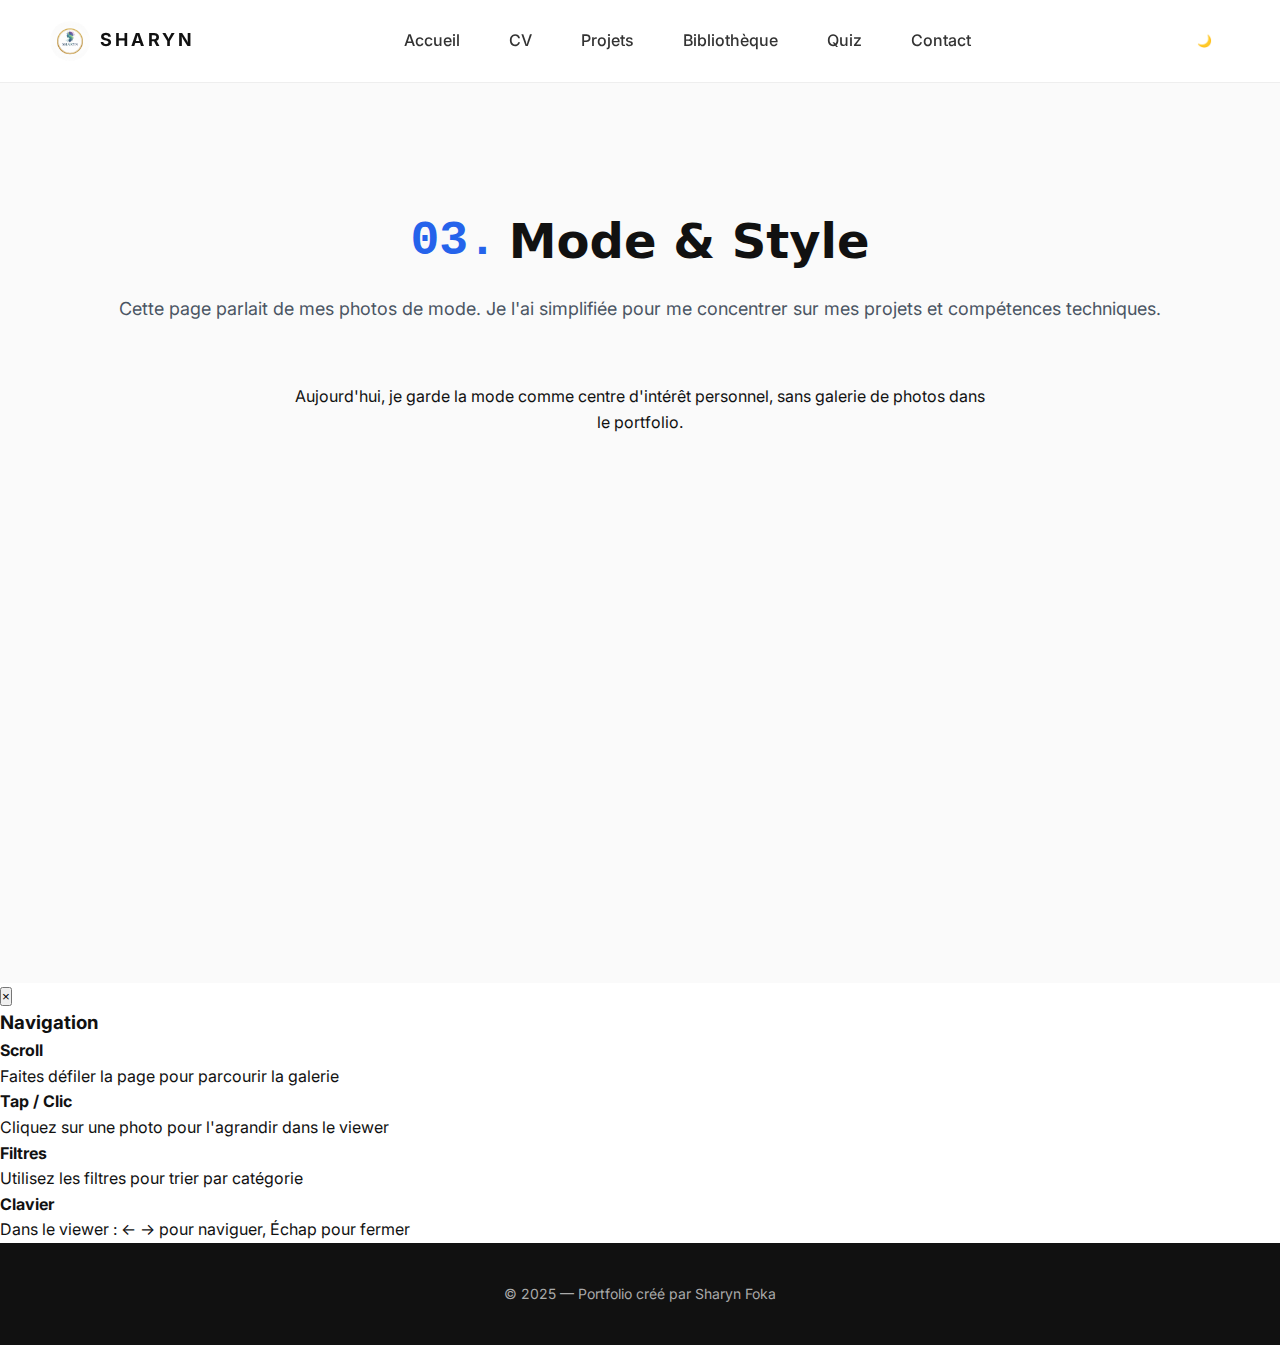
<file: mode.html>
<!DOCTYPE html>
<html lang="fr">
<head>
    <meta charset="UTF-8">
    <meta name="viewport" content="width=device-width, initial-scale=1.0">
    <meta name="description" content="Mode & Style — Ma passion pour la mode et la photographie esthétique">
    <meta name="author" content="Sharyn Foka">
    <title>Mode & Style — Sharyn Foka</title>

    <!-- Preconnect for performance -->
    <link rel="preconnect" href="https://fonts.googleapis.com">
    <link rel="preconnect" href="https://fonts.gstatic.com" crossorigin>
    
    <!-- Google Fonts -->
    <link href="https://fonts.googleapis.com/css2?family=Inter:wght@400;500;600;700&display=swap" rel="stylesheet">

    <!-- CSS principal -->
    <link rel="stylesheet" href="styles/main.css">
    <link rel="stylesheet" href="styles/components.css">
    <link rel="stylesheet" href="styles/sections.css">
    <link rel="stylesheet" href="styles/responsive.css">
</head>
<body>

<!-- ================= NAVIGATION ================= -->
<header class="header" role="banner">
    <a href="index.html#hero" class="logo" aria-label="Retour à l'accueil">
        <img src="data/assests/logo-sharyn.png" alt="Logo Sharyn" class="logo-mark">
        <span class="logo-text">SHARYN</span>
    </a>

    <nav class="nav" id="navLinks" role="navigation" aria-label="Navigation principale">
        <a href="index.html#hero" aria-label="Aller à l'accueil">Accueil</a>
        <a href="index.html#cv-download" aria-label="Télécharger le CV">CV</a>
        <a href="index.html#projects" aria-label="Voir les projets">Projets</a>
        <a href="bibliotheque.html" aria-label="Voir la bibliothèque">Bibliothèque</a>
        <a href="quiz.html" aria-label="Jouer au quiz">Quiz</a>
        <a href="index.html#contact" aria-label="Me contacter">Contact</a>
    </nav>

    <div class="header-actions">
        <button class="theme-toggle" id="themeToggle" aria-label="Basculer entre le thème clair et sombre" title="Changer le thème">
            <span class="theme-icon">🌙</span>
        </button>
        <button class="burger" id="burger" aria-label="Ouvrir le menu mobile" aria-expanded="false">
            <span class="burger-icon">☰</span>
        </button>
    </div>
</header>

<!-- ================= MODE PAGE ================= -->
<section class="section" style="min-height: 100vh; padding-top: 120px;">
    <div class="container">
        <div class="section-header">
            <h1 class="section-title">
                <span class="title-number">03.</span>
                Mode & Style
            </h1>
            <p class="section-subtitle">
                Cette page parlait de mes photos de mode. Je l'ai simplifiée pour me concentrer sur mes projets et compétences techniques.
            </p>
        </div>
        <p style="max-width: 700px; margin: 0 auto; text-align: center; font-size: 16px;">
            Aujourd'hui, je garde la mode comme centre d'intérêt personnel, sans galerie de photos dans le portfolio.
        </p>
    </div>
</section>

<!-- Help Modal -->
<div class="mode-help-modal" id="modeHelpModal" aria-hidden="true" role="dialog">
    <div class="mode-help-modal__backdrop" id="modeHelpModalBackdrop"></div>
    <div class="mode-help-modal__content">
        <button class="mode-help-modal__close" id="modeHelpModalClose" aria-label="Fermer l'aide">×</button>
        <h3>Navigation</h3>
        <div class="mode-help-modal__instructions">
            <div class="mode-help-instruction">
                <strong>Scroll</strong>
                <p>Faites défiler la page pour parcourir la galerie</p>
            </div>
            <div class="mode-help-instruction">
                <strong>Tap / Clic</strong>
                <p>Cliquez sur une photo pour l'agrandir dans le viewer</p>
            </div>
            <div class="mode-help-instruction">
                <strong>Filtres</strong>
                <p>Utilisez les filtres pour trier par catégorie</p>
            </div>
            <div class="mode-help-instruction">
                <strong>Clavier</strong>
                <p>Dans le viewer : ← → pour naviguer, Échap pour fermer</p>
            </div>
        </div>
    </div>
</div>

<!-- ================= FOOTER ================= -->
<footer class="footer" role="contentinfo">
    <div class="container">
        <p>© 2025 — Portfolio créé par Sharyn Foka</p>
    </div>
</footer>

<!-- ================= JS ================= -->
<script src="scripts/main.js"></script>
<script src="scripts/navbar.js"></script>
<script src="scripts/darkmode.js"></script>

</body>
</html>
</file>
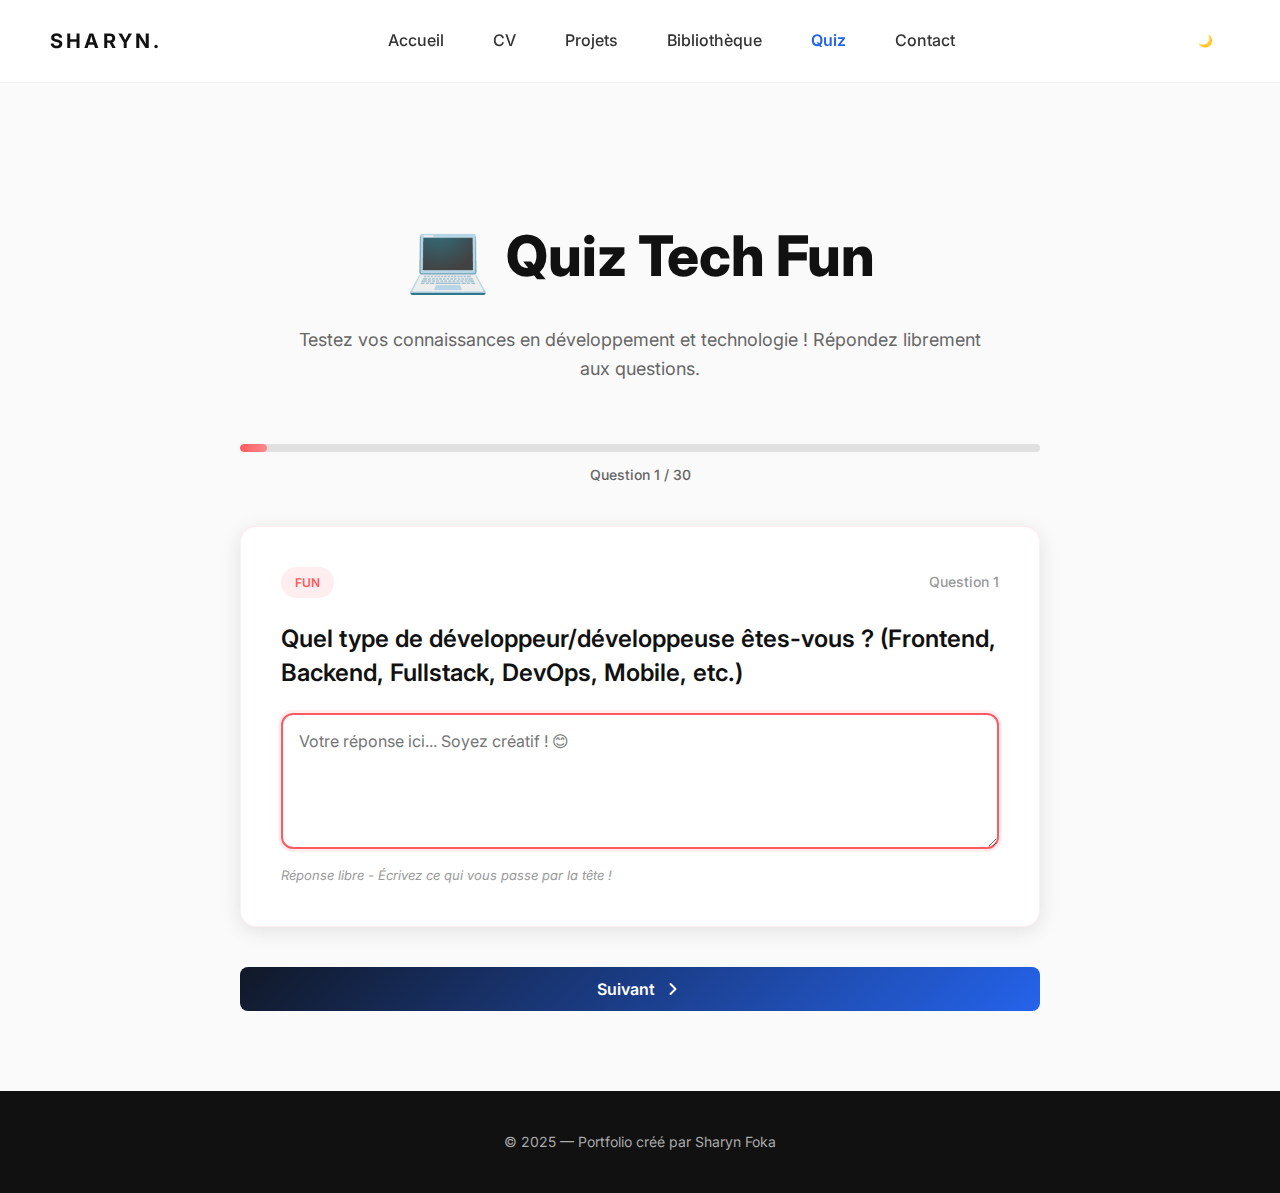
<file: quiz.html>
<!DOCTYPE html>
<html lang="fr">
<head>
    <meta charset="UTF-8">
    <meta name="viewport" content="width=device-width, initial-scale=1.0">
    <meta name="description" content="Quiz Tech Fun — Testez vos connaissances en développement et technologie">
    <meta name="author" content="Sharyn Foka">
    <title>Quiz Tech Fun — Sharyn Foka</title>

    <!-- Preconnect for performance -->
    <link rel="preconnect" href="https://fonts.googleapis.com">
    <link rel="preconnect" href="https://fonts.gstatic.com" crossorigin>
    
    <!-- Google Fonts -->
    <link href="https://fonts.googleapis.com/css2?family=Inter:wght@400;500;600;700&display=swap" rel="stylesheet">

    <!-- CSS principal -->
    <link rel="stylesheet" href="styles/main.css">
    <link rel="stylesheet" href="styles/components.css">
    <link rel="stylesheet" href="styles/sections.css">
    <link rel="stylesheet" href="styles/responsive.css">
    <link rel="stylesheet" href="styles/quiz-page.css">
</head>
<body>

<!-- ================= NAVIGATION ================= -->
<header class="header" role="banner">
    <div class="logo"><a href="index.html" style="text-decoration: none; color: inherit;">Sharyn<span>.</span></a></div>

    <nav class="nav" id="navLinks" role="navigation" aria-label="Navigation principale">
        <a href="index.html#hero" aria-label="Aller à l'accueil">Accueil</a>
        <a href="index.html#cv-download" aria-label="Télécharger le CV">CV</a>
        <a href="index.html#projects" aria-label="Voir les projets">Projets</a>
        <a href="bibliotheque.html" aria-label="Voir la bibliothèque">Bibliothèque</a>
        <a href="quiz.html" aria-label="Jouer au quiz" class="active">Quiz</a>
        <a href="index.html#contact" aria-label="Me contacter">Contact</a>
    </nav>

    <div class="header-actions">
        <button class="theme-toggle" id="themeToggle" aria-label="Basculer entre le thème clair et sombre" title="Changer le thème">
            <span class="theme-icon">🌙</span>
        </button>
        <button class="burger" id="burger" aria-label="Ouvrir le menu mobile" aria-expanded="false">
            <span class="burger-icon">☰</span>
        </button>
    </div>
</header>

<!-- ================= QUIZ ================= -->
<section class="quiz-page-section">
    <div class="container">
        <div class="quiz-header">
            <h1 class="quiz-page-title">
                <span class="quiz-emoji">💻</span>
                Quiz Tech Fun
            </h1>
            <p class="quiz-page-subtitle">Testez vos connaissances en développement et technologie ! Répondez librement aux questions.</p>
        </div>

        <div class="quiz-progress">
            <div class="progress-bar">
                <div class="progress-fill" id="progressFill"></div>
            </div>
            <span class="progress-text" id="progressText">Question <span id="currentQuestion">0</span> / <span id="totalQuestions">0</span></span>
        </div>

        <form id="quizForm" class="quiz-form">
            <div id="quiz-container" class="quiz-container">
                <!-- Les questions seront générées ici -->
            </div>

            <div class="quiz-actions">
                <button type="button" id="prevBtn" class="btn btn-secondary" style="display: none;">
                    <svg width="20" height="20" viewBox="0 0 20 20" fill="none">
                        <path d="M12.5 5L7.5 10L12.5 15" stroke="currentColor" stroke-width="2" stroke-linecap="round" stroke-linejoin="round"/>
                    </svg>
                    Précédent
                </button>
                <button type="button" id="nextBtn" class="btn btn-primary">
                    Suivant
                    <svg width="20" height="20" viewBox="0 0 20 20" fill="none">
                        <path d="M7.5 15L12.5 10L7.5 5" stroke="currentColor" stroke-width="2" stroke-linecap="round" stroke-linejoin="round"/>
                    </svg>
                </button>
                <button type="submit" id="submitBtn" class="btn btn-primary" style="display: none;">
                    <svg width="20" height="20" viewBox="0 0 20 20" fill="none">
                        <path d="M17.5 2.5L7.5 12.5L2.5 7.5" stroke="currentColor" stroke-width="2" stroke-linecap="round" stroke-linejoin="round"/>
                    </svg>
                    Envoyer mes réponses
                </button>
            </div>
        </form>

        <div id="quiz-result" class="quiz-result" style="display: none;">
            <div class="result-content">
                <div class="result-icon">🎉</div>
                <h2>Merci d'avoir participé !</h2>
                <p>Vos réponses ont été enregistrées. C'était fun, non ? 😊</p>
                <div class="result-actions">
                    <a href="quiz.html" class="btn btn-primary">Recommencer</a>
                    <a href="index.html" class="btn btn-secondary">Retour au portfolio</a>
                </div>
            </div>
        </div>
    </div>
</section>

<!-- ================= FOOTER ================= -->
<footer class="footer" role="contentinfo">
    <div class="container">
        <p>© 2025 — Portfolio créé par Sharyn Foka</p>
    </div>
</footer>

<!-- ================= JS ================= -->
<script src="scripts/main.js"></script>
<script src="scripts/navbar.js"></script>
<script src="scripts/darkmode.js"></script>
<script src="scripts/quiz-page.js"></script>

</body>
</html>
</file>
<file: styles/components.css>
/* ================= COMPONENTS ================= */

/* Buttons */
.btn {
    display: inline-block;
    padding: 12px 28px;
    border-radius: 8px;
    text-decoration: none;
    font-weight: 600;
    font-size: 16px;
    transition: all 0.3s ease;
    border: none;
    cursor: pointer;
    font-family: inherit;
    position: relative;
    overflow: hidden;
}

.btn-primary {
    background: linear-gradient(135deg, #111827 0%, #2563eb 100%);
    color: white;
    border: none;
    position: relative;
    overflow: hidden;
}

.btn-primary::before {
    content: '';
    position: absolute;
    top: 0;
    left: -100%;
    width: 100%;
    height: 100%;
    background: linear-gradient(90deg, transparent, rgba(255, 255, 255, 0.2), transparent);
    transition: left 0.5s;
}

.btn-primary:hover::before {
    left: 100%;
}

.btn-primary:hover {
    background: linear-gradient(135deg, #0b1120 0%, #1d4ed8 100%);
    transform: translateY(-2px);
    box-shadow: 0 8px 20px rgba(37, 99, 235, 0.35);
}

.btn-secondary {
    background: transparent;
    color: #2563eb;
    border: 2px solid #2563eb;
}

.btn-secondary:hover {
    background: #2563eb;
    color: white;
    transform: translateY(-2px);
}

.btn:active {
    transform: translateY(0);
}

/* Theme Toggle */
.theme-toggle {
    background: none;
    border: none;
    font-size: 12px;
    cursor: pointer;
    padding: 8px;
    border-radius: 50%;
    transition: transform 0.3s ease;
    display: flex;
    align-items: center;
    justify-content: center;
    width: 50px;
    height: 40px;
}

.theme-toggle:hover {
    transform: rotate(20deg) scale(1.1);
    background: rgba(0, 0, 0, 0.05);
}

.dark .theme-toggle:hover {
    background: rgba(255, 255, 255, 0.1);
}

/* Header Actions */
.header-actions {
    display: flex;
    align-items: center;
    gap: 15px;
}

/* Burger Menu */
.burger {
    display: none;
    background: none;
    border: none;
    font-size: 28px;
    cursor: pointer;
    padding: 5px;
    color: inherit;
    transition: transform 0.3s ease;
}

.burger:hover {
    transform: scale(1.1);
}

.burger[aria-expanded="true"] {
    transform: rotate(90deg);
}

/* Loading States */
.loading {
    text-align: center;
    padding: 40px;
    color: #666;
    font-style: italic;
}

.dark .loading {
    color: #aaa;
}

.projects-section .loading {
    color: #fff;
    text-shadow: 0 2px 10px rgba(0, 0, 0, 0.5);
    background: rgba(255, 255, 255, 0.1);
    backdrop-filter: blur(10px);
    border-radius: 12px;
    border: 1px solid rgba(255, 255, 255, 0.2);
}

.dark .projects-section .loading {
    color: #fff;
    background: rgba(0, 0, 0, 0.3);
    border-color: rgba(255, 255, 255, 0.1);
}

/* Error Messages */
.error-message {
    padding: 20px;
    background: #fee;
    border-left: 4px solid #f33;
    border-radius: 4px;
    margin: 20px 0;
    color: #c33;
}

.dark .error-message {
    background: rgba(255, 0, 0, 0.1);
    color: #ff6b6b;
    border-left-color: #ff6b6b;
}

/* No Data */
.no-data {
    text-align: center;
    padding: 40px;
    color: #999;
    font-style: italic;
}

.dark .no-data {
    color: #666;
}

/* Container */
.container {
    max-width: 1200px;
    margin: 0 auto;
    padding: 0 20px;
}

/* Project Cards - Tech Design */
.projects-grid {
    display: grid;
    grid-template-columns: repeat(auto-fill, minmax(320px, 1fr));
    gap: 30px;
    margin-top: 40px;
}

.project-card {
    background: rgba(255, 255, 255, 0.95);
    backdrop-filter: blur(10px);
    border-radius: 16px;
    overflow: hidden;
    box-shadow: 0 4px 12px rgba(0, 0, 0, 0.08);
    transition: all 0.4s cubic-bezier(0.4, 0, 0.2, 1);
    border: 1px solid rgba(255, 255, 255, 0.2);
    position: relative;
}

.project-card-featured {
    border-width: 2px;
}

.project-card::before {
    content: '';
    position: absolute;
    top: 0;
    left: 0;
    width: 100%;
    height: 4px;
    background: linear-gradient(90deg, #111827, #2563eb);
    transform: scaleX(0);
    transform-origin: left;
    transition: transform 0.4s ease;
}

.project-card:hover::before {
    transform: scaleX(1);
}

.project-card:hover {
    transform: translateY(-8px);
    box-shadow: 0 12px 40px rgba(0, 0, 0, 0.15);
    border-color: rgba(37, 99, 235, 0.18);
}

.dark .project-card {
    background: rgba(26, 26, 26, 0.95);
    backdrop-filter: blur(10px);
    border-color: rgba(255, 255, 255, 0.2);
    box-shadow: 0 4px 12px rgba(0, 0, 0, 0.5);
}

.projects-section .project-card {
    background: rgba(255, 255, 255, 0.98);
    backdrop-filter: blur(15px);
    box-shadow: 0 8px 24px rgba(0, 0, 0, 0.3);
}

.dark .projects-section .project-card {
    background: rgba(26, 26, 26, 0.98);
    backdrop-filter: blur(15px);
    box-shadow: 0 8px 24px rgba(0, 0, 0, 0.6);
}

.dark .project-card:hover {
    border-color: rgba(37, 99, 235, 0.3);
    box-shadow: 0 12px 40px rgba(0, 0, 0, 0.7);
}

.project-image {
    width: 100%;
    height: 200px;
    overflow: hidden;
    background: #f0f0f0;
}

.dark .project-image {
    background: #333;
}

.project-image img {
    width: 100%;
    height: 100%;
    object-fit: cover;
    transition: transform 0.3s ease;
}

.project-card:hover .project-image img {
    transform: scale(1.05);
}

.project-content {
    padding: 24px;
}

.project-badge {
    position: absolute;
    top: 18px;
    left: 18px;
    padding: 4px 10px;
    border-radius: 999px;
    background: rgba(33, 150, 243, 0.12);
    color: #0b79d0;
    font-size: 11px;
    text-transform: uppercase;
    letter-spacing: 0.08em;
    font-weight: 600;
}

.dark .project-badge {
    background: rgba(33, 150, 243, 0.24);
    color: #90caf9;
}

.project-content h3 {
    margin-bottom: 10px;
    font-size: 20px;
    color: #0f172a;
    font-family: "Space Grotesk", system-ui, -apple-system, BlinkMacSystemFont, sans-serif;
}

.dark .project-content h3 {
    color: #fff;
}

.project-content p {
    color: #374151;
    line-height: 1.7;
    font-size: 15px;
    margin-bottom: 18px;
}

.dark .project-content p {
    color: #d1d5db;
}

.project-content p strong {
    color: #0f172a;
    font-weight: 600;
}

.project-technologies {
    display: flex;
    flex-wrap: wrap;
    gap: 8px;
    margin-bottom: 16px;
}

.tech-tag {
    padding: 4px 12px;
    background: #f0f0f0;
    border-radius: 20px;
    font-size: 12px;
    color: #666;
    font-weight: 500;
}

.dark .tech-tag {
    background: #3a3a3a;
    color: #ccc;
}

.project-links {
    display: flex;
    gap: 12px;
    margin-top: 16px;
}

.project-link {
    padding: 8px 16px;
    background: #2563eb;
    color: white;
    border-radius: 6px;
    text-decoration: none;
    font-size: 14px;
    font-weight: 500;
    transition: all 0.3s ease;
}

.project-link:hover {
    background: #1d4ed8;
    transform: translateY(-2px);
}

.project-link-github {
    background: #2563eb;
}

.dark .project-link-github {
    background: #2563eb;
}

.project-link-github:hover {
    background: #1d4ed8;
}

.dark .project-link-github:hover {
    background: #1d4ed8;
}

/* Book Cards */
.library-grid {
    display: grid;
    grid-template-columns: repeat(auto-fill, minmax(200px, 1fr));
    gap: 24px;
    margin-top: 40px;
}

.book-card {
    background: white;
    border-radius: 12px;
    overflow: hidden;
    box-shadow: 0 2px 8px rgba(0, 0, 0, 0.1);
    transition: all 0.3s ease;
}

.book-card:hover {
    transform: translateY(-5px);
    box-shadow: 0 8px 24px rgba(0, 0, 0, 0.15);
}

.dark .book-card {
    background: #2a2a2a;
    box-shadow: 0 2px 8px rgba(0, 0, 0, 0.3);
}

.book-cover {
    width: 100%;
    height: 300px;
    overflow: hidden;
    background: #f0f0f0;
}

.dark .book-cover {
    background: #333;
}

.book-cover img {
    width: 100%;
    height: 100%;
    object-fit: cover;
    transition: transform 0.3s ease;
}

.book-card:hover .book-cover img {
    transform: scale(1.05);
}

.book-info {
    padding: 16px;
}

.book-title {
    font-size: 16px;
    font-weight: 600;
    margin-bottom: 8px;
    color: #111;
    line-height: 1.4;
}

.dark .book-title {
    color: #fff;
}

.book-author {
    font-size: 14px;
    color: #666;
    margin-bottom: 12px;
}

.dark .book-author {
    color: #aaa;
}

.book-rating {
    display: flex;
    align-items: center;
    gap: 8px;
}

.stars {
    font-size: 14px;
}

.rating-number {
    font-size: 12px;
    color: #666;
    font-weight: 500;
}

.dark .rating-number {
    color: #aaa;
}

/* Quiz Styles */
.quiz-box {
    max-width: 800px;
    margin: 0 auto;
}

.quiz-question {
    background: white;
    border-radius: 12px;
    padding: 30px;
    margin-bottom: 24px;
    box-shadow: 0 2px 8px rgba(0, 0, 0, 0.1);
}

.dark .quiz-question {
    background: #2a2a2a;
    box-shadow: 0 2px 8px rgba(0, 0, 0, 0.3);
}

.quiz-question-text {
    font-size: 20px;
    margin-bottom: 20px;
    color: #111;
}

.dark .quiz-question-text {
    color: #fff;
}

.quiz-options {
    display: grid;
    gap: 12px;
}

.quiz-option {
    padding: 14px 20px;
    background: #f5f5f5;
    border: 2px solid transparent;
    border-radius: 8px;
    cursor: pointer;
    font-size: 16px;
    text-align: left;
    transition: all 0.3s ease;
    font-family: inherit;
    color: #333;
}

.dark .quiz-option {
    background: #3a3a3a;
    color: #fff;
}

.quiz-option:hover:not(:disabled) {
    background: #e0e0e0;
    border-color: #2563eb;
    transform: translateX(5px);
}

.dark .quiz-option:hover:not(:disabled) {
    background: #4a4a4a;
}

.quiz-option:disabled {
    cursor: not-allowed;
    opacity: 0.7;
}

.quiz-option.correct {
    background: #4caf50;
    color: white;
    border-color: #4caf50;
}

.quiz-option.incorrect {
    background: #f44336;
    color: white;
    border-color: #f44336;
}

.quiz-feedback {
    margin-top: 16px;
    padding: 12px;
    border-radius: 6px;
}

.feedback-correct {
    color: #4caf50;
    font-weight: 500;
}

.feedback-incorrect {
    color: #f44336;
    font-weight: 500;
}

.quiz-score {
    background: white;
    border-radius: 12px;
    padding: 40px;
    text-align: center;
    box-shadow: 0 2px 8px rgba(0, 0, 0, 0.1);
}

.dark .quiz-score {
    background: #2a2a2a;
}

.quiz-score h3 {
    font-size: 24px;
    margin-bottom: 20px;
    color: #111;
}

.dark .quiz-score h3 {
    color: #fff;
}

.score-text {
    font-size: 20px;
    margin-bottom: 10px;
    color: #666;
}

.dark .score-text {
    color: #aaa;
}

.score-percentage {
    font-size: 18px;
    color: #2563eb;
    font-weight: 600;
    margin-bottom: 24px;
}

/* Contact Form */
.contact-intro {
    text-align: center;
    margin-bottom: 30px;
    color: #666;
    font-size: 18px;
}

.dark .contact-intro {
    color: #aaa;
}

.contact-info {
    display: flex;
    justify-content: center;
    gap: 30px;
    margin-bottom: 40px;
    flex-wrap: wrap;
}

.contact-item {
    display: flex;
    align-items: center;
    gap: 10px;
}

.contact-icon {
    font-size: 20px;
}

.contact-link {
    color: #2563eb;
    text-decoration: none;
    font-weight: 500;
    transition: color 0.3s ease;
}

.contact-link:hover {
    color: #1d4ed8;
}

.dark .contact-link {
    color: #60a5fa;
}

.dark .contact-link:hover {
    color: #93c5fd;
}

.contact-form {
    max-width: 600px;
    margin: 0 auto;
}

.form-group {
    margin-bottom: 20px;
}

.contact-form input,
.contact-form textarea {
    width: 100%;
    padding: 14px;
    border: 2px solid #e0e0e0;
    border-radius: 8px;
    font-size: 16px;
    font-family: inherit;
    transition: all 0.3s ease;
    background: white;
    color: #111;
}

.dark .contact-form input,
.dark .contact-form textarea {
    background: #2a2a2a;
    border-color: #444;
    color: #fff;
}

.contact-form input:focus,
.contact-form textarea:focus {
    outline: none;
    border-color: #2563eb;
    box-shadow: 0 0 0 3px rgba(37, 99, 235, 0.15);
}

.contact-form textarea {
    resize: vertical;
    min-height: 120px;
}

.form-message {
    margin-top: 16px;
    padding: 12px;
    border-radius: 6px;
    text-align: center;
    font-weight: 500;
}

.form-message-success {
    background: #e8f5e9;
    color: #2e7d32;
}

.dark .form-message-success {
    background: rgba(76, 175, 80, 0.2);
    color: #81c784;
}

.form-message-error {
    background: #ffebee;
    color: #c62828;
}

.dark .form-message-error {
    background: rgba(244, 67, 54, 0.2);
    color: #ef5350;
}

.form-message-info {
    background: #e3f2fd;
    color: #1565c0;
}

.dark .form-message-info {
    background: rgba(33, 150, 243, 0.2);
    color: #64b5f6;
}

/* Screen Reader Only */
.sr-only {
    position: absolute;
    width: 1px;
    height: 1px;
    padding: 0;
    margin: -1px;
    overflow: hidden;
    clip: rect(0, 0, 0, 0);
    white-space: nowrap;
    border-width: 0;
}

/* Mode Section */
.mode-section {
    background: linear-gradient(135deg, rgba(17, 24, 39, 0.02) 0%, rgba(37, 99, 235, 0.03) 100%);
}

.dark .mode-section {
    background: linear-gradient(135deg, rgba(17, 24, 39, 0.4) 0%, rgba(37, 99, 235, 0.25) 100%);
}

.mode-intro {
    max-width: 800px;
    margin: 0 auto 40px;
    text-align: center;
    font-size: 18px;
    line-height: 1.8;
    color: #666;
}

.dark .mode-intro {
    color: #aaa;
}

.mode-gallery {
    display: grid;
    grid-template-columns: repeat(auto-fill, minmax(300px, 1fr));
    gap: 24px;
    margin-bottom: 40px;
    max-width: 1200px;
    margin-left: auto;
    margin-right: auto;
}

.mode-placeholder {
    grid-column: 1 / -1;
    text-align: center;
    padding: 60px 40px;
    background: white;
    border-radius: 16px;
    border: 2px dashed #e0e0e0;
}

.dark .mode-placeholder {
    background: #1a1a1a;
    border-color: #444;
}

.mode-placeholder-icon {
    font-size: 64px;
    margin-bottom: 16px;
}

.mode-placeholder p {
    font-size: 18px;
    color: #666;
    margin-bottom: 8px;
}

.dark .mode-placeholder p {
    color: #aaa;
}

.mode-placeholder small {
    font-size: 14px;
    color: #999;
}

.dark .mode-placeholder small {
    color: #666;
}

.mode-placeholder code {
    background: rgba(37, 99, 235, 0.08);
    padding: 2px 6px;
    border-radius: 4px;
    font-family: 'Courier New', monospace;
    font-size: 12px;
    color: #2563eb;
}

.dark .mode-placeholder code {
    background: rgba(37, 99, 235, 0.18);
    color: #93c5fd;
}

.mode-item {
    position: relative;
    border-radius: 12px;
    overflow: hidden;
    aspect-ratio: 3/4;
    background: #f0f0f0;
    box-shadow: 0 4px 12px rgba(0, 0, 0, 0.1);
    transition: all 0.3s ease;
}

.dark .mode-item {
    background: #333;
}

.mode-item:hover {
    transform: translateY(-5px);
    box-shadow: 0 8px 24px rgba(0, 0, 0, 0.15);
}

.mode-item img {
    width: 100%;
    height: 100%;
    object-fit: cover;
}

.mode-overlay {
    position: absolute;
    bottom: 0;
    left: 0;
    right: 0;
    background: linear-gradient(to top, rgba(0, 0, 0, 0.8), transparent);
    color: white;
    padding: 20px;
    transform: translateY(100%);
    transition: transform 0.3s ease;
    font-weight: 500;
}

.mode-item:hover .mode-overlay {
    transform: translateY(0);
}

.mode-actions {
    display: flex;
    justify-content: center;
    gap: 16px;
    flex-wrap: wrap;
    margin-top: 40px;
}

/* Navigation Active State */
.nav a.active {
    color: #2563eb;
    font-weight: 600;
}

/* Chat Widget */
.chat-widget {
    position: fixed;
    bottom: 20px;
    right: 20px;
    z-index: 999;
    font-family: inherit;
}

.chat-toggle {
    width: 60px;
    height: 60px;
    border-radius: 50%;
    background: linear-gradient(135deg, #111827 0%, #2563eb 100%);
    border: none;
    color: white;
    font-size: 24px;
    cursor: pointer;
    box-shadow: 0 4px 12px rgba(255, 90, 95, 0.4);
    transition: all 0.3s ease;
    display: flex;
    align-items: center;
    justify-content: center;
}

.chat-toggle:hover {
    transform: scale(1.1);
    box-shadow: 0 6px 20px rgba(15, 23, 42, 0.4);
}

.chat-container {
    position: absolute;
    bottom: 80px;
    right: 0;
    width: 380px;
    height: 500px;
    background: white;
    border-radius: 16px;
    box-shadow: 0 8px 32px rgba(0, 0, 0, 0.2);
    display: none;
    flex-direction: column;
    overflow: hidden;
    border: 1px solid rgba(0, 0, 0, 0.1);
}

.dark .chat-container {
    background: #1a1a1a;
    border-color: #333;
}

.chat-widget.open .chat-container {
    display: flex;
}

.chat-header {
    padding: 16px 20px;
    background: linear-gradient(135deg, #111827 0%, #2563eb 100%);
    color: white;
    display: flex;
    justify-content: space-between;
    align-items: center;
}

.chat-header h3 {
    margin: 0;
    font-size: 18px;
    font-weight: 600;
}

.chat-close {
    background: none;
    border: none;
    color: white;
    font-size: 24px;
    cursor: pointer;
    padding: 0;
    width: 30px;
    height: 30px;
    display: flex;
    align-items: center;
    justify-content: center;
    border-radius: 50%;
    transition: background 0.2s ease;
}

.chat-close:hover {
    background: rgba(255, 255, 255, 0.2);
}

.chat-messages {
    flex: 1;
    overflow-y: auto;
    padding: 20px;
    display: flex;
    flex-direction: column;
    gap: 12px;
    background: #f9f9f9;
}

.dark .chat-messages {
    background: #222;
}

.chat-message {
    display: flex;
    max-width: 80%;
    animation: fadeIn 0.3s ease;
}

@keyframes fadeIn {
    from {
        opacity: 0;
        transform: translateY(10px);
    }
    to {
        opacity: 1;
        transform: translateY(0);
    }
}

.chat-message.user {
    align-self: flex-end;
}

.chat-message.assistant {
    align-self: flex-start;
}

.chat-message-content {
    padding: 12px 16px;
    border-radius: 12px;
    font-size: 14px;
    line-height: 1.5;
    word-wrap: break-word;
}

.chat-message.user .chat-message-content {
    background: linear-gradient(135deg, #111827 0%, #2563eb 100%);
    color: white;
    border-bottom-right-radius: 4px;
}

.chat-message.assistant .chat-message-content {
    background: white;
    color: #333;
    border-bottom-left-radius: 4px;
    box-shadow: 0 2px 4px rgba(0, 0, 0, 0.1);
}

.dark .chat-message.assistant .chat-message-content {
    background: #2a2a2a;
    color: #fff;
}

.chat-message.typing .chat-message-content {
    background: white;
    padding: 12px 16px;
}

.dark .chat-message.typing .chat-message-content {
    background: #2a2a2a;
}

.typing-dots {
    display: inline-flex;
    gap: 4px;
}

.typing-dots span {
    width: 8px;
    height: 8px;
    border-radius: 50%;
    background: #999;
    animation: typing 1.4s infinite;
}

.typing-dots span:nth-child(2) {
    animation-delay: 0.2s;
}

.typing-dots span:nth-child(3) {
    animation-delay: 0.4s;
}

@keyframes typing {
    0%, 60%, 100% {
        transform: translateY(0);
        opacity: 0.7;
    }
    30% {
        transform: translateY(-10px);
        opacity: 1;
    }
}

.chat-input-container {
    padding: 16px;
    background: white;
    border-top: 1px solid #e0e0e0;
}

.dark .chat-input-container {
    background: #1a1a1a;
    border-top-color: #333;
}

.chat-form {
    display: flex;
    gap: 8px;
}

.chat-input {
    flex: 1;
    padding: 12px 16px;
    border: 2px solid #e0e0e0;
    border-radius: 24px;
    font-size: 14px;
    font-family: inherit;
    outline: none;
    transition: border-color 0.3s ease;
    background: #f9f9f9;
    color: #333;
}

.dark .chat-input {
    background: #2a2a2a;
    border-color: #444;
    color: #fff;
}

.chat-input:focus {
    border-color: #2563eb;
}

.chat-send {
    width: 44px;
    height: 44px;
    border-radius: 50%;
    background: linear-gradient(135deg, #111827 0%, #2563eb 100%);
    border: none;
    color: white;
    cursor: pointer;
    display: flex;
    align-items: center;
    justify-content: center;
    transition: all 0.3s ease;
    flex-shrink: 0;
}

.chat-send:hover {
    transform: scale(1.1);
    box-shadow: 0 4px 12px rgba(15, 23, 42, 0.4);
}

.chat-send:active {
    transform: scale(0.95);
}

.chat-send svg {
    width: 20px;
    height: 20px;
}

/* Responsive Chat */
@media (max-width: 480px) {
    .chat-container {
        width: calc(100vw - 40px);
        height: calc(100vh - 120px);
        bottom: 80px;
        right: 20px;
        left: 20px;
    }
}
</file>
<file: styles/sections.css>
/* ================= SECTIONS ================= */

/* Hero Section - Tech Design */
.hero {
    min-height: 100vh;
    padding: 100px 50px 50px;
    display: flex;
    align-items: center;
    justify-content: center;
    background: #0a0a0a;
    position: relative;
    overflow: hidden;
}

.dark .hero {
    background: #0a0a0a;
}

/* Tech Grid Background */
.hero-background {
    position: absolute;
    top: 0;
    left: 0;
    width: 100%;
    height: 100%;
    opacity: 0.4;
    z-index: 0;
}

.tech-grid {
    position: absolute;
    width: 100%;
    height: 100%;
    background-image: 
        linear-gradient(rgba(37, 99, 235, 0.08) 1px, transparent 1px),
        linear-gradient(90deg, rgba(37, 99, 235, 0.08) 1px, transparent 1px);
    background-size: 50px 50px;
    animation: gridMove 20s linear infinite;
}

@keyframes gridMove {
    0% { transform: translate(0, 0); }
    100% { transform: translate(50px, 50px); }
}

/* Gradient Orbs */
.gradient-orb {
    position: absolute;
    border-radius: 50%;
    filter: blur(80px);
    opacity: 0.3;
    animation: float 15s ease-in-out infinite;
}

.orb-1 {
    width: 400px;
    height: 400px;
    background: radial-gradient(circle, rgba(255, 90, 95, 0.8) 0%, transparent 70%);
    top: -200px;
    right: -200px;
    animation-delay: 0s;
}

.orb-2 {
    width: 300px;
    height: 300px;
    background: radial-gradient(circle, rgba(33, 150, 243, 0.8) 0%, transparent 70%);
    bottom: -150px;
    left: -150px;
    animation-delay: 5s;
}

@keyframes float {
    0%, 100% { transform: translate(0, 0) scale(1); }
    50% { transform: translate(30px, -30px) scale(1.1); }
}

.hero-content {
    max-width: 1400px;
    width: 100%;
    position: relative;
    z-index: 1;
    display: grid;
    grid-template-columns: 1fr 1fr;
    gap: 60px;
    align-items: center;
}

.hero-text {
    max-width: 700px;
}

/* Hero Badge */
.hero-badge {
    display: inline-flex;
    align-items: center;
    gap: 8px;
    padding: 8px 16px;
    background: rgba(37, 99, 235, 0.06);
    border: 1px solid rgba(37, 99, 235, 0.25);
    border-radius: 50px;
    margin-bottom: 24px;
    font-size: 14px;
    color: #2563eb;
    font-weight: 500;
}

.pulse-dot {
    width: 8px;
    height: 8px;
    background: #2563eb;
    border-radius: 50%;
    animation: pulse 2s ease-in-out infinite;
}

@keyframes pulse {
    0%, 100% { opacity: 1; transform: scale(1); }
    50% { opacity: 0.5; transform: scale(1.2); }
}

.hero-text h1 {
    font-size: clamp(42px, 7vw, 80px);
    font-weight: 800;
    font-family: "Space Grotesk", system-ui, -apple-system, BlinkMacSystemFont, sans-serif;
    line-height: 1.1;
    margin-bottom: 24px;
    color: #fff;
    letter-spacing: -2px;
}

.gradient-text {
    background: linear-gradient(135deg, #ffffff 0%, #aaaaaa 100%);
    -webkit-background-clip: text;
    -webkit-text-fill-color: transparent;
    background-clip: text;
}

.hero-text h1 span:not(.gradient-text) {
    background: linear-gradient(135deg, #111827 0%, #2563eb 100%);
    -webkit-background-clip: text;
    -webkit-text-fill-color: transparent;
    background-clip: text;
}

.hero-subtitle {
    font-size: clamp(18px, 2.5vw, 24px);
    line-height: 1.8;
    color: #b0b0b0;
    margin-bottom: 32px;
    font-weight: 400;
}

.hero-subtext {
    font-size: 14px;
    color: #b0b0b0;
    max-width: 520px;
    margin-bottom: 32px;
}

.typing-text {
    color: #fff;
    font-weight: 500;
}

.highlight {
    color: #2563eb;
    font-weight: 600;
}

/* Tech Stack Icons */
.hero-tech-stack {
    display: flex;
    gap: 16px;
    margin-bottom: 40px;
}

.tech-icon {
    width: 48px;
    height: 48px;
    display: flex;
    align-items: center;
    justify-content: center;
    background: rgba(255, 255, 255, 0.05);
    border: 1px solid rgba(255, 255, 255, 0.1);
    border-radius: 12px;
    font-size: 18px;
    font-weight: 600;
    color: #e5e7eb;
    transition: all 0.3s ease;
}

.tech-icon:hover {
    background: rgba(37, 99, 235, 0.08);
    border-color: rgba(37, 99, 235, 0.3);
    transform: translateY(-3px);
}

.hero-actions {
    display: flex;
    gap: 16px;
    flex-wrap: wrap;
}

.hero-actions .btn {
    display: inline-flex;
    align-items: center;
    gap: 8px;
}

/* Code Window */
.hero-visual {
    position: relative;
}

.code-window {
    background: rgba(26, 26, 26, 0.8);
    backdrop-filter: blur(10px);
    border: 1px solid rgba(255, 255, 255, 0.1);
    border-radius: 12px;
    overflow: hidden;
    box-shadow: 0 20px 60px rgba(0, 0, 0, 0.5);
}

.code-header {
    display: flex;
    align-items: center;
    gap: 8px;
    padding: 12px 16px;
    background: rgba(0, 0, 0, 0.3);
    border-bottom: 1px solid rgba(255, 255, 255, 0.1);
}

.code-dot {
    width: 12px;
    height: 12px;
    border-radius: 50%;
}

.code-dot.red { background: #ff5f56; }
.code-dot.yellow { background: #ffbd2e; }
.code-dot.green { background: #27c93f; }

.code-content {
    padding: 24px;
    font-family: 'Courier New', monospace;
    font-size: 14px;
    line-height: 1.8;
}

.code-line {
    color: #fff;
    margin-bottom: 4px;
}

.code-keyword { color: #ff79c6; }
.code-var { color: #8be9fd; }
.code-prop { color: #50fa7b; }
.code-string { color: #f1fa8c; }

/* Section Styles */
.section {
    padding: 120px 50px;
    position: relative;
}

.dark .section {
    background: #0f0f0f;
}

.section:nth-child(even) {
    background: #fafafa;
}

.dark .section:nth-child(even) {
    background: #151515;
}

/* Projects Section with Video Background */
.projects-section {
    position: relative;
    overflow: hidden;
    background: #0a0a0a;
}

.projects-video-background {
    position: absolute;
    top: 0;
    left: 0;
    width: 100%;
    height: 100%;
    z-index: 0;
    overflow: hidden;
}

.projects-video-background video {
    width: 100%;
    height: 100%;
    object-fit: cover;
    opacity: 0.4;
}

.projects-video-overlay {
    position: absolute;
    top: 0;
    left: 0;
    width: 100%;
    height: 100%;
    background: linear-gradient(
        135deg,
        rgba(10, 10, 10, 0.85) 0%,
        rgba(26, 26, 26, 0.75) 50%,
        rgba(10, 10, 10, 0.85) 100%
    );
    z-index: 1;
}

.dark .projects-video-overlay {
    background: linear-gradient(
        135deg,
        rgba(0, 0, 0, 0.9) 0%,
        rgba(15, 15, 15, 0.8) 50%,
        rgba(0, 0, 0, 0.9) 100%
    );
}

.projects-section .container {
    position: relative;
    z-index: 2;
}

.projects-section .section-title,
.projects-section .section-subtitle {
    color: #fff;
    text-shadow: 0 2px 10px rgba(0, 0, 0, 0.5);
}

.dark .projects-section .section-title,
.dark .projects-section .section-subtitle {
    color: #fff;
}

.section-header {
    text-align: center;
    margin-bottom: 60px;
}

.section-title {
    font-size: clamp(32px, 5vw, 48px);
    font-weight: 700;
    font-family: "Space Grotesk", system-ui, -apple-system, BlinkMacSystemFont, sans-serif;
    color: #111;
    margin-bottom: 16px;
    display: flex;
    align-items: center;
    justify-content: center;
    gap: 12px;
}

.dark .section-title {
    color: #fff;
}

.title-number {
    color: #2563eb;
    font-family: 'Courier New', monospace;
    font-weight: 600;
}

.section-subtitle {
    font-size: clamp(16px, 2vw, 18px);
    color: #4b5563;
    font-weight: 400;
}

.dark .section-subtitle {
    color: #aaa;
}

.section-title::after {
    display: none;
}

/* About / Experience */
.about-section {
    background: linear-gradient(135deg, rgba(17, 24, 39, 0.02) 0%, rgba(37, 99, 235, 0.03) 100%);
}

.dark .about-section {
    background: linear-gradient(135deg, rgba(17, 24, 39, 0.4) 0%, rgba(37, 99, 235, 0.25) 100%);
}

.about-layout {
    display: grid;
    grid-template-columns: minmax(0, 0.9fr) minmax(0, 1.1fr);
    gap: 40px;
    align-items: center;
}

.about-photo-card {
    display: flex;
    flex-direction: column;
    align-items: center;
    gap: 12px;
}

.about-photo-placeholder {
    width: 260px;
    aspect-ratio: 3/4;
    border-radius: 20px;
    border: 2px dashed rgba(37, 99, 235, 0.4);
    background: rgba(255, 255, 255, 0.9);
    display: flex;
    align-items: center;
    justify-content: center;
    color: #999;
    font-size: 14px;
    text-transform: uppercase;
    letter-spacing: 0.08em;
    box-shadow: 0 12px 30px rgba(0, 0, 0, 0.08);
    overflow: hidden;
}

.about-photo-placeholder img {
    width: 100%;
    height: 100%;
    object-fit: cover;
    border-radius: inherit;
    display: block;
}

.dark .about-photo-placeholder {
    background: rgba(15, 15, 15, 0.95);
    border-color: rgba(37, 99, 235, 0.7);
    color: #aaa;
}

.about-photo-caption {
    font-size: 13px;
    color: #888;
    text-align: center;
}

.dark .about-photo-caption {
    color: #aaa;
}

.about-content .section-header {
    text-align: left;
    margin-bottom: 24px;
}

.about-text p {
    margin-bottom: 16px;
    color: #444;
}

.dark .about-text p {
    color: #ccc;
}

.about-list {
    margin: 8px 0 20px;
    padding-left: 20px;
    color: #444;
}

.about-list li {
    margin-bottom: 6px;
}

.dark .about-list {
    color: #ccc;
}

/* About responsive */
@media (max-width: 1024px) {
    .about-layout {
        grid-template-columns: 1fr;
        gap: 32px;
    }

    .about-photo-card {
        order: -1;
    }
}

@media (max-width: 768px) {
    .about-photo-placeholder {
        width: 220px;
    }

    .about-text {
        font-size: 15px;
    }
}

/* CV Download Section */
.cv-section {
    background: linear-gradient(135deg, rgba(17, 24, 39, 0.015) 0%, rgba(37, 99, 235, 0.03) 100%);
}

.dark .cv-section {
    background: linear-gradient(135deg, rgba(17, 24, 39, 0.4) 0%, rgba(37, 99, 235, 0.25) 100%);
}

.cv-download-card {
    max-width: 800px;
    margin: 0 auto;
    background: white;
    border-radius: 20px;
    padding: 48px;
    display: flex;
    align-items: center;
    gap: 32px;
    box-shadow: 0 10px 40px rgba(15, 23, 42, 0.12);
    border: 1px solid rgba(148, 163, 184, 0.4);
    transition: all 0.3s ease;
}

.cv-download-card:hover {
    transform: translateY(-5px);
    box-shadow: 0 20px 60px rgba(0, 0, 0, 0.15);
}

.dark .cv-download-card {
    background: #111827;
    border-color: rgba(148, 163, 184, 0.4);
    box-shadow: 0 10px 40px rgba(15, 23, 42, 0.7);
}

.cv-icon {
    flex-shrink: 0;
    width: 80px;
    height: 80px;
    display: flex;
    align-items: center;
    justify-content: center;
    background: linear-gradient(135deg, #111827 0%, #2563eb 100%);
    border-radius: 16px;
    color: white;
}

.cv-content {
    flex: 1;
}

.cv-content h2 {
    font-size: 28px;
    font-weight: 700;
    margin-bottom: 12px;
    color: #111;
}

.dark .cv-content h2 {
    color: #fff;
}

.cv-content p {
    color: #666;
    line-height: 1.6;
    margin-bottom: 24px;
}

.dark .cv-content p {
    color: #aaa;
}

.btn-cv {
    display: inline-flex;
    align-items: center;
    gap: 10px;
}

.cv-note {
    margin-top: 12px;
    font-size: 12px;
    color: #999;
    font-style: italic;
}

.dark .cv-note {
    color: #666;
}

.cv-note code {
    background: rgba(37, 99, 235, 0.08);
    padding: 2px 6px;
    border-radius: 4px;
    font-family: 'Courier New', monospace;
    font-size: 11px;
    color: #2563eb;
}

.dark .cv-note code {
    background: rgba(37, 99, 235, 0.18);
    color: #93c5fd;
}

/* Skills Section */
.skills-section {
    background: #0a0a0a;
    position: relative;
    overflow: hidden;
}

.dark .skills-section {
    background: #0a0a0a;
}

.skills-video-background {
    position: absolute;
    top: 0;
    left: 0;
    width: 100%;
    height: 100%;
    z-index: 0;
    overflow: hidden;
}

.skills-video-background video {
    width: 100%;
    height: 100%;
    object-fit: cover;
    opacity: 0.4;
}

.skills-video-overlay {
    position: absolute;
    top: 0;
    left: 0;
    width: 100%;
    height: 100%;
    background: linear-gradient(
        135deg,
        rgba(10, 10, 10, 0.85) 0%,
        rgba(26, 26, 26, 0.75) 50%,
        rgba(10, 10, 10, 0.85) 100%
    );
    z-index: 1;
}

.dark .skills-video-overlay {
    background: linear-gradient(
        135deg,
        rgba(0, 0, 0, 0.9) 0%,
        rgba(15, 15, 15, 0.8) 50%,
        rgba(0, 0, 0, 0.9) 100%
    );
}

.skills-section .container {
    position: relative;
    z-index: 2;
}

.skills-section .section-title,
.skills-section .section-subtitle {
    color: #fff;
    text-shadow: 0 2px 10px rgba(0, 0, 0, 0.5);
}

.dark .skills-section .section-title,
.dark .skills-section .section-subtitle {
    color: #fff;
}

.skills-grid {
    display: grid;
    grid-template-columns: repeat(auto-fill, minmax(280px, 1fr));
    gap: 24px;
    margin-top: 40px;
}

.skill-card {
    background: rgba(255, 255, 255, 0.95);
    backdrop-filter: blur(10px);
    border-radius: 16px;
    padding: 24px;
    box-shadow: 0 4px 12px rgba(0, 0, 0, 0.08);
    transition: all 0.4s cubic-bezier(0.4, 0, 0.2, 1);
    border: 1px solid rgba(255, 255, 255, 0.2);
    position: relative;
    overflow: hidden;
}

.dark .skill-card {
    background: rgba(26, 26, 26, 0.95);
    backdrop-filter: blur(10px);
    border-color: rgba(255, 255, 255, 0.2);
    box-shadow: 0 4px 12px rgba(0, 0, 0, 0.3);
}

.skills-section .skill-card {
    background: rgba(255, 255, 255, 0.98);
    backdrop-filter: blur(15px);
    box-shadow: 0 8px 24px rgba(0, 0, 0, 0.3);
}

.dark .skills-section .skill-card {
    background: rgba(26, 26, 26, 0.98);
    backdrop-filter: blur(15px);
    box-shadow: 0 8px 24px rgba(0, 0, 0, 0.6);
}

.skill-card::before {
    content: '';
    position: absolute;
    top: 0;
    left: 0;
    width: 100%;
    height: 4px;
    background: linear-gradient(90deg, #111827, #2563eb);
    transform: scaleX(0);
    transform-origin: left;
    transition: transform 0.4s ease;
}

.skill-card:hover::before {
    transform: scaleX(1);
}

.skill-card:hover {
    transform: translateY(-8px);
    box-shadow: 0 12px 32px rgba(15, 23, 42, 0.35);
}

.skill-header {
    display: flex;
    align-items: center;
    gap: 16px;
    margin-bottom: 20px;
}

.skill-icon {
    width: 56px;
    height: 56px;
    border-radius: 12px;
    display: flex;
    align-items: center;
    justify-content: center;
    border: 2px solid;
    transition: all 0.3s ease;
}

.skill-card:hover .skill-icon {
    transform: scale(1.1) rotate(5deg);
}

.skill-emoji {
    font-size: 28px;
}

.skill-info {
    flex: 1;
}

.skill-name {
    font-size: 18px;
    font-weight: 600;
    margin-bottom: 4px;
    color: #111;
}

.dark .skill-name {
    color: #fff;
}

.skill-category {
    font-size: 12px;
    color: #999;
    text-transform: uppercase;
    letter-spacing: 0.5px;
    font-weight: 500;
}

.dark .skill-category {
    color: #666;
}

.skill-level {
    display: flex;
    align-items: center;
    gap: 12px;
}

.skill-progress-bar {
    flex: 1;
    height: 8px;
    background: #f0f0f0;
    border-radius: 10px;
    overflow: hidden;
    position: relative;
}

.dark .skill-progress-bar {
    background: #333;
}

.skill-progress-fill {
    height: 100%;
    border-radius: 10px;
    transition: width 1.5s cubic-bezier(0.4, 0, 0.2, 1);
    position: relative;
    overflow: hidden;
}

.skill-progress-fill::after {
    content: '';
    position: absolute;
    top: 0;
    left: 0;
    right: 0;
    bottom: 0;
    background: linear-gradient(90deg, transparent, rgba(255, 255, 255, 0.3), transparent);
    animation: shimmer 2s infinite;
}

@keyframes shimmer {
    0% { transform: translateX(-100%); }
    100% { transform: translateX(100%); }
}

.skill-percentage {
    font-size: 14px;
    font-weight: 600;
    color: #666;
    min-width: 45px;
    text-align: right;
}

.dark .skill-percentage {
    color: #aaa;
}

/* Contact Section */
.contact {
    background: linear-gradient(135deg, #fafafa 0%, #fff 100%);
}

.dark .contact {
    background: linear-gradient(135deg, #1f1f1f 0%, #1a1a1a 100%);
}

/* Footer */
.footer {
    padding: 40px;
    text-align: center;
    background: #111;
    color: white;
}

.dark .footer {
    background: #0a0a0a;
}

.footer .container {
    max-width: 1200px;
    margin: 0 auto;
}

.footer p {
    margin: 0;
    font-size: 14px;
    color: #aaa;
}
</file>
<file: styles/responsive.css>
/* ================= RESPONSIVE DESIGN ================= */

/* Tablettes et petits écrans */
@media (max-width: 1024px) {
    .header {
        padding: 20px 30px;
    }

    .hero {
        padding: 100px 30px 50px;
    }

    .hero-content {
        grid-template-columns: 1fr;
        gap: 40px;
    }

    .hero-visual {
        order: -1;
    }

    .code-window {
        max-width: 100%;
    }

    .section {
        padding: 100px 30px;
    }

    .projects-grid {
        grid-template-columns: repeat(auto-fill, minmax(300px, 1fr));
        gap: 24px;
    }

    .library-grid {
        grid-template-columns: repeat(auto-fill, minmax(180px, 1fr));
        gap: 20px;
    }

    .cv-download-card {
        flex-direction: column;
        text-align: center;
        padding: 36px;
    }
}

/* Tablettes */
@media (max-width: 768px) {
    /* Header */
    .header {
        padding: 15px 20px;
    }

    .nav {
        position: fixed;
        top: 70px;
        left: 0;
        right: 0;
        background: white;
        flex-direction: column;
        padding: 20px;
        box-shadow: 0 4px 12px rgba(0, 0, 0, 0.1);
        transform: translateY(-100%);
        opacity: 0;
        visibility: hidden;
        transition: all 0.3s ease;
        z-index: 999;
    }

    .dark .nav {
        background: #2a2a2a;
    }

    .nav.show {
        transform: translateY(0);
        opacity: 1;
        visibility: visible;
    }

    .nav a {
        padding: 12px 0;
        margin: 0;
        border-bottom: 1px solid #eee;
        display: block;
    }

    .dark .nav a {
        border-bottom-color: #444;
    }

    .nav a:last-child {
        border-bottom: none;
    }

    .burger {
        display: block;
    }

    .header-actions {
        gap: 10px;
    }

    /* Hero */
    .hero {
        padding: 100px 20px 50px;
        min-height: calc(100vh - 70px);
    }

    .hero-content {
        grid-template-columns: 1fr;
        gap: 30px;
    }

    .hero-text {
        max-width: 100%;
        text-align: center;
    }

    .hero-badge {
        margin: 0 auto 24px;
    }

    .hero-tech-stack {
        justify-content: center;
    }

    .hero-actions {
        flex-direction: column;
        width: 100%;
    }

    .hero-actions .btn {
        width: 100%;
        justify-content: center;
    }

    .code-content {
        padding: 16px;
        font-size: 12px;
    }

    /* Sections */
    .section {
        padding: 60px 20px;
    }

    .section-title {
        margin-bottom: 40px;
    }

    /* Projects */
    .projects-grid {
        grid-template-columns: 1fr;
        gap: 24px;
    }

    /* Library */
    .library-grid {
        grid-template-columns: repeat(auto-fill, minmax(150px, 1fr));
        gap: 16px;
    }

    /* Quiz */
    .quiz-question {
        padding: 20px;
    }

    .quiz-options {
        gap: 10px;
    }

    .quiz-option {
        padding: 12px 16px;
        font-size: 15px;
    }

    /* Contact */
    .contact-form {
        width: 100%;
    }

    .container {
        padding: 0 15px;
    }

    /* CV Section */
    .cv-download-card {
        padding: 28px;
    }

    .cv-icon {
        width: 60px;
        height: 60px;
    }

    .cv-content h2 {
        font-size: 24px;
    }

    /* Section Headers */
    .section-header {
        margin-bottom: 40px;
    }

    .section-title {
        flex-direction: column;
        gap: 8px;
    }
}

/* Mobiles */
@media (max-width: 480px) {
    /* Header */
    .header {
        padding: 12px 15px;
    }

    .logo {
        font-size: 20px;
    }

    .theme-toggle {
        font-size: 20px;
        width: 36px;
        height: 36px;
    }

    .burger {
        font-size: 24px;
    }

    /* Hero */
    .hero {
        padding: 0 15px;
    }

    .hero-text h1 {
        font-size: 32px;
    }

    .hero-text p {
        font-size: 16px;
    }

    /* Sections */
    .section {
        padding: 50px 15px;
    }

    .section-title {
        font-size: 24px;
        margin-bottom: 30px;
    }

    /* Projects */
    .project-content {
        padding: 20px;
    }

    .project-content h3 {
        font-size: 18px;
    }

    .project-links {
        flex-direction: column;
    }

    .project-link {
        width: 100%;
        text-align: center;
    }

    /* Library */
    .library-grid {
        grid-template-columns: repeat(auto-fill, minmax(120px, 1fr));
        gap: 12px;
    }

    .book-cover {
        height: 240px;
    }

    .book-info {
        padding: 12px;
    }

    .book-title {
        font-size: 14px;
    }

    .book-author {
        font-size: 12px;
    }

    /* Quiz */
    .quiz-question {
        padding: 16px;
        margin-bottom: 16px;
    }

    .quiz-question-text {
        font-size: 18px;
        margin-bottom: 16px;
    }

    .quiz-option {
        padding: 10px 14px;
        font-size: 14px;
    }

    .quiz-score {
        padding: 30px 20px;
    }

    .quiz-score h3 {
        font-size: 20px;
    }

    /* Contact */
    .contact-intro {
        font-size: 16px;
    }

    .contact-info {
        flex-direction: column;
        gap: 20px;
        align-items: center;
    }

    .contact-form input,
    .contact-form textarea {
        padding: 12px;
        font-size: 15px;
    }

    /* Buttons */
    .btn {
        padding: 10px 20px;
        font-size: 15px;
    }

    /* Footer */
    .footer {
        padding: 30px 15px;
    }
}

/* Très petits écrans */
@media (max-width: 360px) {
    .hero-text h1 {
        font-size: 28px;
    }

    .section-title {
        font-size: 22px;
    }

    .library-grid {
        grid-template-columns: repeat(auto-fill, minmax(100px, 1fr));
    }

    .book-cover {
        height: 200px;
    }
}

/* Empêcher le scroll du body quand le menu est ouvert */
body.menu-open {
    overflow: hidden;
}

/* Mode paysage sur mobile */
@media (max-width: 768px) and (orientation: landscape) {
    .hero {
        min-height: auto;
        padding: 40px 20px;
    }

    .hero-text h1 {
        font-size: 32px;
    }

    .hero-text p {
        font-size: 16px;
    }
}
</file>
<file: styles/quiz-page.css>
/* ================= QUIZ PAGE ================= */

.quiz-page-section {
    min-height: 100vh;
    padding: 120px 50px 80px;
    background: #fafafa;
}

.dark .quiz-page-section {
    background: #0f0f0f;
}

.quiz-header {
    text-align: center;
    margin-bottom: 60px;
}

.quiz-page-title {
    font-size: clamp(36px, 5vw, 56px);
    font-weight: 800;
    margin-bottom: 16px;
    color: #111;
    display: flex;
    align-items: center;
    justify-content: center;
    gap: 16px;
}

.dark .quiz-page-title {
    color: #fff;
}

.quiz-emoji {
    font-size: 1.2em;
}

.quiz-page-subtitle {
    font-size: 18px;
    color: #666;
    max-width: 700px;
    margin: 0 auto;
}

.dark .quiz-page-subtitle {
    color: #aaa;
}

/* Progress Bar */
.quiz-progress {
    max-width: 800px;
    margin: 0 auto 40px;
}

.progress-bar {
    width: 100%;
    height: 8px;
    background: #e0e0e0;
    border-radius: 10px;
    overflow: hidden;
    margin-bottom: 12px;
}

.dark .progress-bar {
    background: #333;
}

.progress-fill {
    height: 100%;
    background: linear-gradient(90deg, #ff5a5f, #ff8a8f);
    border-radius: 10px;
    transition: width 0.3s ease;
    width: 0%;
}

.progress-text {
    display: block;
    text-align: center;
    font-size: 14px;
    color: #666;
    font-weight: 500;
}

.dark .progress-text {
    color: #aaa;
}

/* Quiz Form */
.quiz-form {
    max-width: 800px;
    margin: 0 auto;
}

.quiz-container {
    margin-bottom: 40px;
}

/* Question Card */
.question-card {
    background: white;
    border-radius: 16px;
    padding: 40px;
    box-shadow: 0 4px 20px rgba(0, 0, 0, 0.1);
    border: 1px solid rgba(255, 90, 95, 0.1);
}

.dark .question-card {
    background: #1a1a1a;
    border-color: rgba(255, 90, 95, 0.2);
    box-shadow: 0 4px 20px rgba(0, 0, 0, 0.5);
}

.question-header {
    display: flex;
    justify-content: space-between;
    align-items: center;
    margin-bottom: 24px;
}

.question-category {
    padding: 6px 14px;
    background: rgba(255, 90, 95, 0.1);
    color: #ff5a5f;
    border-radius: 20px;
    font-size: 12px;
    font-weight: 600;
    text-transform: uppercase;
}

.dark .question-category {
    background: rgba(255, 90, 95, 0.2);
}

.question-number {
    font-size: 14px;
    color: #999;
    font-weight: 500;
}

.dark .question-number {
    color: #666;
}

.question-text {
    font-size: 24px;
    font-weight: 600;
    margin-bottom: 24px;
    color: #111;
    line-height: 1.4;
}

.dark .question-text {
    color: #fff;
}

.question-input {
    margin-top: 24px;
}

.answer-input {
    width: 100%;
    padding: 16px;
    border: 2px solid #e0e0e0;
    border-radius: 12px;
    font-size: 16px;
    font-family: inherit;
    resize: vertical;
    min-height: 120px;
    transition: all 0.3s ease;
    background: white;
    color: #111;
}

.dark .answer-input {
    background: #2a2a2a;
    border-color: #444;
    color: #fff;
}

.answer-input:focus {
    outline: none;
    border-color: #ff5a5f;
    box-shadow: 0 0 0 3px rgba(255, 90, 95, 0.1);
}

.answer-hint {
    display: block;
    margin-top: 8px;
    color: #999;
    font-size: 13px;
    font-style: italic;
}

.dark .answer-hint {
    color: #666;
}

/* Quiz Actions */
.quiz-actions {
    display: flex;
    justify-content: space-between;
    gap: 16px;
    max-width: 800px;
    margin: 0 auto;
}

.quiz-actions .btn {
    display: inline-flex;
    align-items: center;
    gap: 8px;
    flex: 1;
    justify-content: center;
}

/* Quiz Result */
.quiz-result {
    max-width: 600px;
    margin: 60px auto 0;
    text-align: center;
}

.result-content {
    background: white;
    border-radius: 16px;
    padding: 60px 40px;
    box-shadow: 0 4px 20px rgba(0, 0, 0, 0.1);
}

.dark .result-content {
    background: #1a1a1a;
    box-shadow: 0 4px 20px rgba(0, 0, 0, 0.5);
}

.result-icon {
    font-size: 64px;
    margin-bottom: 24px;
}

.result-content h2 {
    font-size: 32px;
    margin-bottom: 16px;
    color: #111;
}

.dark .result-content h2 {
    color: #fff;
}

.result-content p {
    font-size: 18px;
    color: #666;
    margin-bottom: 32px;
}

.dark .result-content p {
    color: #aaa;
}

.result-actions {
    display: flex;
    gap: 16px;
    justify-content: center;
    flex-wrap: wrap;
}

.result-actions .btn {
    min-width: 180px;
}

/* Spinner */
.spinner {
    animation: spin 1s linear infinite;
}

@keyframes spin {
    from { transform: rotate(0deg); }
    to { transform: rotate(360deg); }
}

/* Responsive */
@media (max-width: 768px) {
    .quiz-page-section {
        padding: 100px 20px 60px;
    }
    
    .question-card {
        padding: 24px;
    }
    
    .question-text {
        font-size: 20px;
    }
    
    .quiz-actions {
        flex-direction: column;
    }
    
    .quiz-actions .btn {
        width: 100%;
    }
    
    .result-content {
        padding: 40px 24px;
    }
}
</file>
<file: styles/main.css>
/* ================= RESET ================= */
* {
    margin: 0;
    padding: 0;
    box-sizing: border-box;
}

body {
    font-family: "Inter", system-ui, -apple-system, BlinkMacSystemFont, sans-serif;
    background: #ffffff;
    color: #111;
    scroll-behavior: smooth;
    transition: background-color 0.3s ease, color 0.3s ease;
    line-height: 1.6;
}

/* Dark Mode */
body.dark {
    background: #0f0f0f;
    color: #e0e0e0;
}

/* ================= HEADER ================= */
.header {
    width: 100%;
    padding: 20px 50px;
    display: flex;
    justify-content: space-between;
    align-items: center;
    position: relative;
    background: rgba(255, 255, 255, 0.95);
    backdrop-filter: blur(10px);
    top: 0;
    left: 0;
    z-index: 1000;
    border-bottom: 1px solid #eee;
    transition: all 0.3s ease;
}

.header.scrolled {
    box-shadow: 0 2px 10px rgba(0, 0, 0, 0.1);
}

body.dark .header {
    background: rgba(26, 26, 26, 0.95);
    border-bottom-color: #333;
}

body.dark .header.scrolled {
    box-shadow: 0 2px 10px rgba(0, 0, 0, 0.5);
}

.logo {
    display: inline-flex;
    align-items: center;
    gap: 10px;
    font-size: 20px;
    font-weight: 700;
    color: #111;
    text-decoration: none;
    letter-spacing: 0.16em;
    text-transform: uppercase;
}

.logo-mark {
    width: 40px;
    height: 40px;
    border-radius: 50%;
    object-fit: contain;
}

.logo-text {
    font-size: 18px;
}

body.dark .logo {
    color: #fff;
}

.nav {
    display: flex;
    align-items: center;
    gap: 5px;
}

.nav a {
    margin: 0 10px;
    padding: 8px 12px;
    text-decoration: none;
    color: #333;
    font-weight: 500;
    border-radius: 6px;
    transition: all 0.3s ease;
    position: relative;
}

body.dark .nav a {
    color: #e0e0e0;
}

.nav a:hover {
    color: #2563eb;
    background: rgba(37, 99, 235, 0.08);
}

.nav a:active {
    transform: scale(0.98);
}

/* Hero styles are now in sections.css */

/* Section styles are now in sections.css */

/* Footer styles are now in sections.css */
</file>
